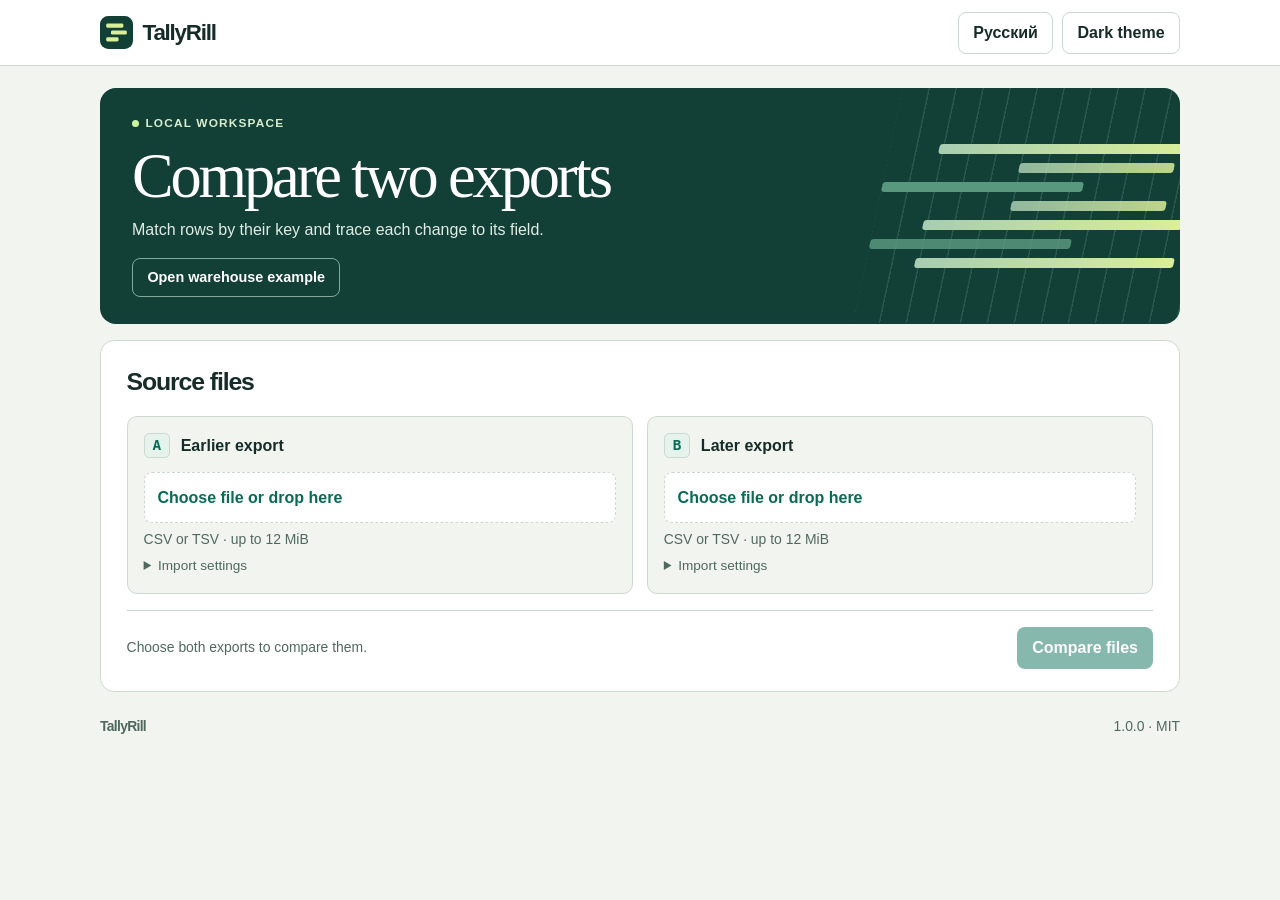
<file: index.html>
<!doctype html>
<html lang="en"><head><meta charset="utf-8"><meta name="viewport" content="width=device-width, initial-scale=1">
<meta http-equiv="Content-Security-Policy" content="default-src 'none'; script-src 'unsafe-inline'; style-src 'unsafe-inline'; img-src data:; worker-src blob:; connect-src 'none'; object-src 'none'; base-uri 'none'; form-action 'none'">
<title>TallyRill · CSV reconciliation</title><link rel="icon" href="[data-uri]"><style>*{box-sizing:border-box}html{color-scheme:light;--back:#f2f4ef;--surface:#fff;--ink:#162c28;--muted:#4f6860;--line:#cdd8d1;--accent:#076c56;--soft:#e6f2ec;--hot:#9a421c;--cold:#165e78;--signal:#eaf8ad;background:var(--back);color:var(--ink);font:100%/1.5 "Inter","Segoe UI",sans-serif}html[data-theme=dark]{color-scheme:dark;--back:#10221e;--surface:#192e28;--ink:#eaf3ed;--muted:#a7bdb3;--line:#385349;--accent:#a9deb8;--soft:#2b483c;--hot:#ffb189;--cold:#91cfe8;--signal:#eaf8ad}body{margin:0}button,input,select{font:inherit;color:inherit}button,select{cursor:pointer}button{transition:background .16s,transform .16s}button:active:enabled{transform:translateY(1px)}button:disabled{opacity:.48;cursor:default}button:focus-visible,input:focus-visible,select:focus-visible,summary:focus-visible,.pick:has(input:focus-visible),#keys label:has(input:focus-visible){outline:3px solid #ce8d23;outline-offset:3px}button,.pick{border-radius:8px;font-weight:600}h1,h2,h3,p{margin:0}h1,h2,h3,.brand{line-height:1.12}h1{font:500 clamp(2.2rem,5vw,3.9rem)/1.06 Georgia,"Times New Roman",serif;letter-spacing:-.05em}h2{font-size:1.55rem;letter-spacing:-.045em}h3{font-size:1rem}.wrap{width:min(1080px,calc(100% - 3rem));margin:auto}header{background:var(--surface);border-bottom:1px solid var(--line)}.bar,.brand,.tools,.sectionhead,.run,.keyline,footer,.mode,.pages{display:flex;align-items:center}.bar{min-height:65px;justify-content:space-between}.brand{gap:.6rem;font-size:1.4rem;font-weight:720;letter-spacing:-.055em}.tools{gap:.55rem}.quiet,.demo,.primary{padding:.5rem .9rem;border:1px solid var(--line);background:var(--surface)}.quiet:hover:enabled,.pick:hover{background:var(--soft)}main.wrap{padding-top:1.4rem}.hero{overflow:hidden;position:relative;isolation:isolate;background:#123f36;color:#fff;border-radius:16px;display:flex;min-height:210px;align-items:center}.heroCopy{position:relative;z-index:1;padding:1.65rem 2rem;width:75%}.mode{gap:.4rem;letter-spacing:.1em;color:#d8edce;font-size:.74rem;text-transform:uppercase;font-weight:650;margin-bottom:.65rem}.dot{background:#ccf5a1;width:7px;height:7px;border-radius:100%}.hero p{color:#e0ede4;margin:.55rem 0 1rem;max-width:43em}.demo{background:transparent;border-color:#83a99c;color:white;font-size:.9rem}.demo:hover{background:#225747}.weave{position:absolute;z-index:-1;right:-2%;top:0;bottom:0;width:30%;background:repeating-linear-gradient(90deg,transparent 0 25px,#58897754 26px 27px);transform:skewX(-12deg);display:flex;flex-direction:column;justify-content:center;gap:9px}.weave i{background:linear-gradient(90deg,#a7cdb1,#dbef98);height:10px;display:block;width:80%;margin-left:15%;border-radius:3px}.weave i:nth-child(2n){width:48%;margin-left:41%;opacity:.85}.weave i:nth-child(3n){width:62%;margin-left:0;background:#58987f}.panel{background:var(--surface);border:1px solid var(--line);border-radius:14px;margin:1rem 0;padding:1.4rem 1.6rem}.sectionhead,.run,footer,.pages{gap:1rem;justify-content:space-between}.sectionhead{min-height:2.3rem;margin-bottom:1rem}.pair{display:grid;grid-template-columns:1fr 1fr;gap:.85rem}.file{min-width:0;border-radius:10px;background:var(--back);border:1px solid var(--line);padding:1rem}.file.over{outline:3px solid var(--accent)}.filetop{display:flex;align-items:center;gap:.65rem}.badge{color:var(--accent);background:var(--soft);border:1px solid var(--line);font:600 .9rem/1.6 monospace;border-radius:5px;padding:0 .5rem}.pick{margin:.85rem 0 .35rem;display:block;background:var(--surface);padding:.8rem;border:1px dashed var(--line);color:var(--accent);cursor:pointer;overflow-wrap:anywhere}.pick input{position:absolute;opacity:0;width:1px;height:1px}.meta,.note,small,footer,.pages span{color:var(--muted);font-size:.87rem}.meta{overflow-wrap:anywhere;min-height:1.4em}.file details{font-size:.85rem;margin-top:.4rem}.file summary{color:var(--muted);cursor:pointer;width:fit-content}.opts,.filters{display:flex;gap:.65rem;flex-wrap:wrap}.opts label,.filters label{display:grid;gap:.25rem;font-size:.85rem;color:var(--muted)}input[type=search],select{background:var(--surface);border:1px solid var(--line);border-radius:6px;padding:.46rem .55rem;min-width:0}.opts{margin:.6rem 0 .2rem}#keybox{margin-top:1rem}.keyline{gap:.75rem;flex-wrap:wrap}#keys{display:flex;flex-wrap:wrap;gap:.45rem;margin-top:.5rem}#keys label{overflow-wrap:anywhere;max-width:100%;cursor:pointer;padding:.3rem .65rem;border:1px solid var(--line);border-radius:7px;display:inline-flex;align-items:center;gap:.4rem}#keys label:has(:checked){color:var(--accent);background:var(--soft);border-color:var(--accent)}input[type=checkbox]{accent-color:var(--accent)}.run{border-top:1px solid var(--line);padding-top:1rem;margin-top:1rem}.primary{background:var(--accent);color:var(--surface);border-color:transparent}#notice{color:var(--muted);overflow-wrap:anywhere}#notice:not(:empty){padding:.5rem .9rem;background:var(--soft);border-left:3px solid var(--accent)}#notice[data-bad=true]{color:var(--hot);border-color:var(--hot)}#stats{display:grid;grid-template-columns:repeat(4,1fr);gap:1px;background:var(--line);border:1px solid var(--line);border-radius:9px;overflow:hidden}.stat{background:var(--back);padding:.65rem 1rem}.stat b{font:500 1.8rem/1.2 Georgia,serif;display:block}.stat span{font-size:.85rem;color:var(--muted)}.filters{margin:1rem 0;align-items:end}.filters label:last-child{flex:1}.entry{border-top:1px solid var(--line);padding:.9rem 0}.entry h3{display:flex;align-items:center;gap:.8rem;overflow-wrap:anywhere;flex-wrap:wrap}.tag{border-radius:4px;border:1px solid var(--line);font:600 .76rem/1.4 "Segoe UI",sans-serif;padding:.1rem .45rem;color:var(--cold)}.tag.added{color:var(--accent)}.tag.removed{color:var(--hot)}table{width:100%;table-layout:fixed;border-collapse:collapse;margin-top:.5rem;text-align:start;font-size:.9rem}td,th{text-align:left;vertical-align:top;padding:.2rem .5rem;overflow-wrap:anywhere;white-space:pre-wrap}th{font-weight:500;font-size:.8rem;color:var(--muted)}td:first-child{font-weight:600}td:nth-child(2){color:var(--muted)}#schema{padding:.55rem;background:var(--soft);margin-top:.7rem;white-space:pre-wrap;overflow-wrap:anywhere}.pages{border-top:1px solid var(--line);padding-top:.7rem}footer{margin:1.5rem auto!important;padding-bottom:1rem}footer b{letter-spacing:-.05em}#result{scroll-margin-top:1rem}[hidden]{display:none!important}@media(max-width:680px){.wrap{width:calc(100% - 1.1rem)}.heroCopy{width:100%;padding:1.3rem}.weave{opacity:.12}.pair{grid-template-columns:1fr}.panel{padding:1rem}.run,.sectionhead{align-items:start;flex-wrap:wrap}.sectionhead h2{flex:1}.keyline{gap:.3rem}.tools{gap:.2rem}.tools button{padding:.45rem .55rem}.stat{padding:.5rem}.stat span{font-size:.78rem}.filters label{width:100%}}@media(prefers-reduced-motion:reduce){*{transition:none!important}}

@media(max-width:440px){#stats{grid-template-columns:repeat(2,minmax(0,1fr))}}
</style></head><body>
<header><div class="wrap bar"><div class="brand"><img alt="" src="[data-uri]" width="33" height="33">TallyRill</div><div class="tools"><button id="lang" class="quiet">Русский</button><button id="theme" class="quiet"></button></div></div></header>
<main class="wrap">
<section class="hero"><div class="heroCopy"><div class="mode"><span class="dot"></span><span data-t="private"></span></div><h1 data-t="heading"></h1><p data-t="intro"></p><button id="sample" class="demo" data-t="sample"></button></div>
<div class="weave" aria-hidden="true"><i></i><i></i><i></i><i></i><i></i><i></i><i></i></div></section>
<section class="panel setup"><div class="sectionhead"><h2 data-t="sources"></h2><button id="reset" class="quiet" data-t="clear" hidden></button></div>
<div class="pair" id="inputs"></div>
<div id="keybox" hidden><div class="keyline"><h3 data-t="keys"></h3><small data-t="keyHint"></small></div><div id="keys"></div></div>
<div class="run"><span class="note" id="hint"></span><button id="run" class="primary" data-t="compare" disabled></button></div>
</section>
<p id="notice" role="status" aria-live="polite"></p>
<section id="result" class="panel" hidden><div class="sectionhead"><h2 data-t="ledger"></h2><button id="export" class="quiet" data-t="export"></button></div>
<div id="stats"></div><p id="schema" hidden></p><div class="filters"><label><span data-t="filter"></span><select id="filter"></select></label><label><span data-t="search"></span><input type="search" id="search"></label></div>
<div id="entries"></div><nav class="pages"><button id="prev" class="quiet" data-t="prev"></button><span id="pageinfo"></span><button id="next" class="quiet" data-t="next"></button></nav></section>
</main><footer class="wrap"><b>TallyRill</b><span>1.0.0 · MIT</span></footer>
<script type="text/plain" id="worker">"use strict";

class DataError extends Error {
  constructor(code, ...args) {
    super(code);
    this.args = args;
  }
}
function fail(code, ...args) { throw new DataError(code, ...args); }
const limits = {bytes: 12 * 1024 * 1024, cells: 500000, columns: 256};

function decode(buffer, encoding) {
  const bytes = new Uint8Array(buffer);
  if (bytes.length > limits.bytes) fail("fileSize");
  if (encoding === "auto") {
    encoding = bytes[0] === 255 && bytes[1] === 254 ? "utf-16le"
      : bytes[0] === 254 && bytes[1] === 255 ? "utf-16be" : "utf-8";
  }
  let value;
  try { value = new TextDecoder(encoding, {fatal:true}).decode(bytes); }
  catch { fail("encoding"); }
  if (value.includes("\0")) fail("binary");
  return {value, encoding};
}

function delimiter(text) {
  const counts = new Map([[",",0], [";",0], ["\t",0]]);
  let quoted = false;
  for (const c of text) {
    if (c === '"') quoted = !quoted;
    if (quoted) continue;
    if (c === "\n" || c === "\r") break;
    if (counts.has(c)) counts.set(c, counts.get(c) + 1);
  }
  return [...counts].sort((a,b) => b[1]-a[1])[0][0];
}

function parse(input, choice = "auto") {
  const text = input.replace(/^\uFEFF/, "");
  const sep = choice === "auto" ? delimiter(text) : choice;
  const rows = [];
  let headers, fields = [], value = "", quoted = false, closed = false, touched = false, cells = 0;
  function pushField() {
    if (++cells > limits.cells || fields.length >= limits.columns) fail("cellLimit");
    fields.push(value);
    value = "";
    closed = false;
  }
  function endRecord() {
    if (!touched) return;
    pushField();
    if (!headers) {
      if (fields.some(h => !h.trim()) || new Set(fields).size !== fields.length) fail("header");
      headers = fields;
    } else {
      if (fields.length !== headers.length) fail("width", rows.length + 2, fields.length, headers.length);
      rows.push(fields);
    }
    fields = [];
    touched = false;
  }
  for (let i=0; i<text.length; i++) {
    const c = text[i];
    if (quoted) {
      if (c !== '"') value += c;
      else if (text[i+1] === '"') { value += c; i++; }
      else { quoted = false; closed = true; }
    } else if (c === "\r" || c === "\n") {
      endRecord();
      if (c === "\r" && text[i+1] === "\n") i++;
    } else if (c === sep) {
      touched = true;
      pushField();
    } else {
      touched = true;
      if (closed || (c === '"' && value.length)) fail("quote", rows.length + (headers ? 2 : 1));
      if (c === '"') quoted = true;
      else value += c;
    }
  }
  if (quoted) fail("quote", rows.length + (headers ? 2 : 1));
  endRecord();
  if (!headers) fail("empty");
  return {headers, rows, sep};
}

function indexTable(table, keys, side) {
  const cols = keys.map(k => table.headers.indexOf(k));
  const map = new Map();
  for (const [i, row] of table.rows.entries()) {
    const parts = cols.map(c => row[c]);
    if (parts.some(s => !s.trim())) fail("blankKey", side, i+2);
    const key = JSON.stringify(parts);
    if (map.has(key)) fail("dupKey", side, map.get(key)+2, i+2);
    map.set(key, i);
  }
  return map;
}

function compare(a, b, keys) {
  if (!keys.length || keys.some(k => !a.headers.includes(k) || !b.headers.includes(k))) fail("key");
  const left = indexTable(a, keys, "A"), right = indexTable(b, keys, "B");
  const all = [...new Set([...a.headers, ...b.headers])];
  const cols = all.map(h => ({h, x:a.headers.indexOf(h), y:b.headers.indexOf(h)}));
  const common = cols.filter(c => c.x >= 0 && c.y >= 0 && !keys.includes(c.h));
  const schema = cols.filter(c => c.x < 0 || c.y < 0);
  const records = [], counts = {changed:0, added:0, removed:0, same:0};
  const add = (key, status, x, y) => { counts[status]++; records.push({key, status, x, y}); };
  for (const [key, x] of left) {
    const y = right.get(key);
    if (y === undefined) add(key, "removed", x, null);
    else if (common.some(c => a.rows[x][c.x] !== b.rows[y][c.y])) add(key,"changed",x,y);
    else counts.same++;
  }
  for (const [key, y] of right) if (!left.has(key)) add(key, "added", null, y);
  return {records, counts, schema, cols, common, a, b};
}

function* details(diff, row) {
  const changed = row.status === "changed";
  for (const {h,x,y} of changed ? diff.common : diff.cols) {
    const before = row.x === null || x < 0 ? null : diff.a.rows[row.x][x];
    const after = row.y === null || y < 0 ? null : diff.b.rows[row.y][y];
    if (before !== after) yield [h, before, after];
  }
}
function query(diff, status, needle) {
  const s = needle.trim().toLowerCase();
  return diff.records.filter(r => {
    if (status !== "all" && status !== r.status) return false;
    if (!s || JSON.parse(r.key).some(k => k.toLowerCase().includes(s))) return true;
    for (const cells of details(diff,r)) if (cells.some(v => v !== null && v.toLowerCase().includes(s))) return true;
    return false;
  });
}
function csvCell(v) {
  let s = v ?? "";
  if (/^[\s\uFEFF]*[=+\-@\uFF1D\uFF0B\uFF0D\uFF20]/u.test(s) || /^[\t\r\n]/.test(s)) s = "'" + s;
  return '"' + s.replaceAll('"','""') + '"';
}
function exportCSV(diff, keys) {
  let length = 0;
  const chunks = [];
  function append(cells) {
    const line = cells.map(csvCell).join(",") + "\r\n";
    length += line.length;
    if (length > 24 * 1024 * 1024) fail("exportLimit");
    chunks.push(line);
  }
  append(["status", ...keys.map(k=>"key:"+k), "field", "before", "after"]);
  for (const c of diff.schema) append([c.x < 0 ? "column_added" : "column_removed", ...keys.map(()=>""), c.h,"",""]);
  for (const r of diff.records) {
    const parts = JSON.parse(r.key);
    for (const triple of details(diff,r)) append([r.status,...parts,...triple]);
  }
  return new Blob(["\uFEFF", ...chunks],{type:"text/csv;charset=utf-8"});
}
if (typeof module !== "undefined") module.exports = {decode, parse, compare, details, query, exportCSV};

let tables = [], diff, keys, lastFilter, matches;
onmessage = async ({data}) => {
  try {
    if (data.op === "load") {
      diff = null;
      tables = [];
      for (const [i,file] of data.files.entries()) {
        if (!file) { tables.push(null); continue; }
        try {
          if (file.size > limits.bytes) fail("fileSize");
          const {value,encoding} = decode(await file.arrayBuffer(), data.enc[i]);
          const table = parse(value, data.sep[i]);
          table.encoding = encoding;
          tables.push(table);
        } catch(e) { e.side = i ? "B" : "A"; throw e; }
      }
      const meta = tables.map(t => t && ({headers:t.headers, count:t.rows.length, encoding:t.encoding, sep:t.sep}));
      postMessage({op:"loaded", meta});
    } else if (data.op === "compare") {
      diff = null;
      keys = data.keys;
      diff = compare(...tables, keys);
      lastFilter = null;
      postMessage({op:"compared", counts:diff.counts, schema:diff.schema});
    } else if (data.op === "page") {
      const f = JSON.stringify([data.status,data.search]);
      if (lastFilter !== f) { matches = query(diff,data.status,data.search); lastFilter = f; }
      const rows = matches.slice(data.start,data.start + 12).map(r => ({
        key:JSON.parse(r.key), status:r.status, cells:[...details(diff,r)]
      }));
      postMessage({op:"page", seq:data.seq, rows, total:matches.length, start:data.start});
    } else if (data.op === "export") postMessage({op:"export", blob:exportCSV(diff,keys)});
  } catch(e) {
    postMessage({op:"error", action:data.op, code:e instanceof DataError ? e.message : "unexpected", args:e.args || [], side:e.side});
  }
};
</script><script>const samples = ["SKU,Depot,Item,Stock,Price\nCL-101,North,Porcelain pour-over,18,34.00\nCL-101,South,Porcelain pour-over,12,34.00\nGL-204,North,Ripple tumbler,48,14.50\nTX-310,South,\"Linen napkins, set of 2\",24,19.00\nWD-417,North,Ash serving board,9,42.00\nMT-522,South,Brushed steel scoop,27,12.00\nCL-638,North,Ochre bud vase,7,26.00\nTX-709,South,Indigo tea towel,32,16.50\n", "SKU,Depot,Item,Stock,Price\nTX-310,South,\"Linen napkins, set of 2\",24,19.00\nCL-101,South,Porcelain pour-over,12,34.00\nTX-709,South,Indigo tea towel,32,16.50\nCL-101,North,Porcelain pour-over,15,36.00\nGL-204,North,Ripple tumbler,43,14.50\nMT-522,South,Brushed steel scoop,27,12.00\nWD-417,North,Ash serving board,9,39.00\nGL-812,South,Smoke glass carafe,11,38.00\n"];</script><script>const labels = {
private:["Local workspace","Локальное рабочее место"],heading:["Compare two exports","Сверка двух выгрузок"],intro:["Match rows by their key and trace each change to its field.","Сопоставьте строки по ключу и проверьте, в каких полях изменились значения."],sample:["Open warehouse example","Открыть складской пример"],sources:["Source files","Исходные файлы"],clear:["Clear workspace","Очистить"],before:["Earlier export","Предыдущая выгрузка"],after:["Later export","Новая выгрузка"],pick:["Choose file or drop here","Выберите или перетащите файл"],filetype:["CSV or TSV · up to 12 MiB","CSV или TSV · до 12 МиБ"],settings:["Import settings","Настройки чтения"],enc:["Encoding","Кодировка"],sep:["Delimiter","Разделитель"],auto:["Automatic","Автоматически"],comma:["Comma","Запятая"],semi:["Semicolon","Точка с запятой"],tab:["Tab","Табуляция"],keys:["Row key","Ключ строки"],keyHint:["Choose columns that identify one row together.","Выберите столбцы, сочетание которых однозначно определяет строку."],compare:["Compare files","Сравнить файлы"],chooseBoth:["Choose both exports to compare them.","Для сверки выберите обе выгрузки."],keyReady:["Values are compared as exact text.","Значения сравниваются как точный текст."],ledger:["Change ledger","Журнал изменений"],export:["Export full CSV","Скачать полный CSV"],filter:["Show","Показать"],search:["Search keys, fields and values","Поиск по ключам, полям и значениям"],prev:["Previous","Назад"],next:["Next","Далее"],all:["All changes","Все изменения"],changed:["Changed","Изменены"],added:["Added","Добавлены"],removed:["Removed","Удалены"],same:["Unchanged","Без изменений"],light:["Light theme","Светлая тема"],dark:["Dark theme","Тёмная тема"],rows:["rows","строк"],cols:["columns","столбцов"],loading:["Reading files…","Чтение файлов…"],working:["Comparing rows…","Сопоставление строк…"],finished:["Comparison complete.","Сверка завершена."],sampleDone:["Warehouse example loaded. The key is SKU + Depot.","Открыт складской пример. Ключ — SKU + Depot."],fileSize:["This file exceeds 12 MiB.","Размер файла превышает 12 МиБ."],encoding:["Cannot decode the file. Choose its encoding in Import settings.","Не удалось прочитать текст. Выберите кодировку в настройках чтения."],binary:["Found binary data. Check the encoding or export the sheet as CSV.","Обнаружены двоичные данные. Проверьте кодировку или сохраните лист как CSV."],header:["Each column needs a unique, non-empty header.","У каждого столбца должно быть уникальное непустое название."],cellLimit:["Limit exceeded. Use up to 500,000 cells and 256 columns per file.","Предел на файл — 500 000 ячеек и 256 столбцов."],width:["Record {0} has {1} fields. Expected {2}. Check the delimiter.","В записи {0} полей: {1}. Ожидалось {2}. Проверьте разделитель."],quote:["Invalid quotation marks in record {0}.","Некорректные кавычки в записи {0}."],empty:["This file has no header.","В файле отсутствует заголовок."],key:["Choose at least one shared key column.","Выберите хотя бы один общий столбец ключа."],noCommon:["No shared column names. Check headers and import settings.","Общих названий столбцов нет. Проверьте заголовки и настройки чтения."],dupKey:["{0}: records {1} and {2} share a key. Add a key column or correct the export.","{0}: в записях {1} и {2} совпадает ключ. Добавьте столбец в ключ или исправьте выгрузку."],blankKey:["{0}: record {1} contains an empty key. Check the export or choose other columns.","{0}: в записи {1} пустая часть ключа. Проверьте выгрузку или выберите другие столбцы."],unexpected:["The operation failed. Check the file and try again.","Операция не удалась. Проверьте файл и повторите."],exportLimit:["This report is too large to export at once. Split the sources by key.","Отчёт слишком велик для экспорта. Разделите исходные файлы по ключу."],download:["CSV report prepared for download.","CSV-отчёт подготовлен к скачиванию."],field:["Field","Поле"],old:["Before","Было"],new:["After","Стало"],blank:["(empty)","(пусто)"],absent:["—","—"],noMatch:["No changes match these filters.","По выбранным условиям изменений нет."],identical:["All matched rows have the same values in their shared columns.","В общих столбцах всех сопоставленных строк значения совпадают."],schemaPlus:["Added columns","Добавлены столбцы"],schemaMinus:["Removed columns","Удалены столбцы"],of:["of","из"],preparing:["Preparing CSV…","Подготовка CSV…"],blocked:["Action unavailable","Действие недоступно"]
};
</script><script>"use strict";
const $ = id => document.getElementById(id);
const make = (tag, value, cls) => {
  const el = document.createElement(tag);
  if (value !== undefined) el.textContent = value;
  if (cls) el.className = cls;
  return el;
};
function preference(k, value) {
  try {
    if (value === undefined) return localStorage.getItem("tallyrill-"+k);
    localStorage.setItem("tallyrill-"+k,value);
  } catch { /* Storage is optional in local HTML. */ }
}
let lang = preference("lang") || (navigator.language.startsWith("ru") ? "ru" : "en");
let theme = preference("theme") || (matchMedia("(prefers-color-scheme:dark)").matches ? "dark" : "light");
const t = k => labels[k][lang === "ru" ? 1 : 0];
const files=[null,null], enc=["auto","auto"], sep=["auto","auto"];
let meta=[], keys=[], worker, sample=false, autoRun=false, busy=false, report, page, seq=0, timer;
let message="", args=[], side="", bad=false;
const workerURL=URL.createObjectURL(new Blob([$("worker").textContent],{type:"text/javascript"}));

function notice(code="", values=[], prefix="", error=false) {
  message=code; args=values; side=prefix; bad=error;
  $("notice").dataset.bad=error;
  $("notice").textContent = code ? (prefix ? prefix+" · " : "") + t(code).replace(/\{(\d+)\}/g,(_,i)=>values[i]) : "";
}
function dropReport() {
  clearTimeout(timer);
  report=null; page=null; seq++;
  $("entries").replaceChildren();
  $("result").hidden=true;
  $("search").value="";
  $("filter").value="all";
}
function selectOptions(select, items, current) {
  select.replaceChildren(...items.map(([value,label])=>new Option(label,value,false,value===current)));
}
function drawFile(i) {
  const el=make("div",undefined,"file");
  const top=make("div",undefined,"filetop");
  top.append(make("b","AB"[i],"badge"),make("h3",t(i?"after":"before")));
  const pick=make("label",files[i]?.name || t("pick"),"pick");
  const input=make("input");
  input.type="file"; input.id="file"+i; input.accept=".csv,.tsv,.txt";
  input.setAttribute("aria-label",t(i?"after":"before"));
  const take=file=>{
    if (!file) return;
    files[i]=file; sample=false; autoRun=false; reload();
  };
  input.onchange=()=>take(input.files[0]); pick.append(input);
  el.ondragover=e=>{e.preventDefault();el.classList.add("over");};
  el.ondragleave=()=>el.classList.remove("over");
  el.ondrop=e=>{e.preventDefault();el.classList.remove("over");take(e.dataTransfer.files[0]);};
  const info=meta[i];
  const summary=info ? info.count+" "+t("rows")+" · "+info.headers.length+" "+t("cols")+" · "+info.encoding.toUpperCase() : t("filetype");
  const details=make("details");details.open=Boolean(document.querySelectorAll(".file details")[i]?.open);
  details.append(make("summary",t("settings")));
  const options=make("div",undefined,"opts");
  for (const [name,model,items] of [
    ["enc",enc,[["auto",t("auto")],["utf-8","UTF-8"],["windows-1251","Windows-1251"],["utf-16le","UTF-16 LE"],["utf-16be","UTF-16 BE"]]],
    ["sep",sep,[["auto",t("auto")],[",",t("comma")],[";",t("semi")],["\t",t("tab")]]]
  ]) {
    const label=make("label",t(name)), select=make("select");
    select.id=name+i; selectOptions(select,items,model[i]);
    select.onchange=()=>{model[i]=select.value; autoRun=false;reload();};
    label.append(select);options.append(label);
  }
  details.append(options);el.append(top,pick,make("p",summary,"meta"),details);
  return el;
}
function common() {return meta[0] && meta[1] ? meta[0].headers.filter(h=>meta[1].headers.includes(h)) : [];}
function updateRun() {
  $("run").disabled=busy || !keys.length || !common().length;
  $("hint").textContent=t(meta.every(Boolean) && meta.length===2 ? (common().length ? "keyReady":"noCommon") : "chooseBoth");
}
function drawInputs() {
  $("inputs").replaceChildren(drawFile(0),drawFile(1));
  $("reset").hidden=!files.some(Boolean);
  const cols=common();
  $("keybox").hidden=!cols.length;
  $("keys").replaceChildren(...cols.map(c=>{
    const label=make("label");const input=make("input");input.type="checkbox";input.value=c;input.checked=keys.includes(c);
    input.onchange=()=>{
      sample=false; dropReport(); keys=cols.filter(h=>[...$("keys").querySelectorAll(":checked")].some(box=>box.value===h));
      notice();updateRun();
    };
    input.disabled=busy;
    label.append(input,document.createTextNode(c));return label;
  }));
  updateRun();
}
function drawReport() {
  if (!report) return;
  $("result").hidden=false;
  $("stats").replaceChildren(...["changed","added","removed","same"].map(k=>{
    const stat=make("div",undefined,"stat");stat.append(make("b",report.counts[k]),make("span",t(k)));return stat;
  }));
  const schema=report.schema;
  $("schema").hidden=!schema.length;
  $("schema").textContent=[["schemaPlus",schema.filter(c=>c.x<0)],["schemaMinus",schema.filter(c=>c.y<0)]]
    .filter(([,v])=>v.length).map(([k,v])=>t(k)+" · "+v.map(c=>c.h).join(", ")).join("\n");
  if (!page) return;
  const entries=page.rows.map(row=>{
    const article=make("article",undefined,"entry"),head=make("h3");
    head.append(make("span",row.key.join(" / ")),make("span",t(row.status),"tag "+row.status));
    const table=make("table"), tr=table.createTHead().insertRow();
    for(const k of ["field","old","new"]) tr.append(make("th",t(k)));
    const body=table.createTBody();
    for(const cells of row.cells){
      const line=body.insertRow();
      for(const v of cells) line.insertCell().textContent=v===null?t("absent"):v===""?t("blank"):v;
    }
    article.append(head,table);return article;
  });
  if (!entries.length) entries.push(make("p",t(Object.keys(report.counts).filter(k=>k!=="same").every(k=>!report.counts[k])?"identical":"noMatch"),"entry"));
  $("entries").replaceChildren(...entries);
  $("prev").disabled=page.start===0; $("next").disabled=page.start+12>=page.total;
  $("pageinfo").textContent=page.total ? (page.start+1)+"–"+Math.min(page.total,page.start+12)+" "+t("of")+" "+page.total : "0";
}
function localize() {
  document.documentElement.lang=lang;
  document.title="TallyRill · "+t("heading");
  document.documentElement.dataset.theme=theme;
  $("lang").textContent=lang==="ru"?"English":"Русский";
  $("theme").textContent=t(theme==="dark"?"light":"dark");
  document.querySelectorAll("[data-t]").forEach(el=>el.textContent=t(el.dataset.t));
  selectOptions($("filter"),["all","changed","added","removed"].map(k=>[k,t(k)]),$("filter").value || "all");
  drawInputs();drawReport();notice(message,args,side,bad);
}
function pageAt(start=0) {
  if (report) worker.postMessage({op:"page", seq:++seq, start, status:$("filter").value, search:$("search").value});
}
function run() {
  if ($("run").disabled) return;
  dropReport();busy=true;drawInputs();notice("working");
  worker.postMessage({op:"compare", keys});
}
function reload() {
  worker?.terminate();busy=files.some(Boolean);dropReport();meta=[];drawInputs();
  notice(busy?"loading":"");
  if (!busy) return;
  worker=new Worker(workerURL);
  worker.onerror=()=>{busy=false;drawInputs(); notice("unexpected",[],"",true);};
  worker.onmessage=({data:d})=>{
    if(d.op==="loaded"){
      meta=d.meta;const cols=common();
      keys=keys.filter(k=>cols.includes(k));
      if(!keys.length && cols.length) keys=[cols[0]];
      busy=false;notice();drawInputs();
      if(autoRun){autoRun=false;run();}
    } else if (d.op==="compared"){
      busy=false;report=d;page=null;drawInputs();drawReport();pageAt();notice(sample?"sampleDone":"finished");
      $("result").scrollIntoView({block:"start"});
    } else if(d.op==="page" && d.seq===seq && report){page=d;drawReport();}
    else if(d.op==="export"){
      $("export").disabled=false;
      const url=URL.createObjectURL(d.blob),a=make("a");a.href=url;a.download="TallyRill-changes.csv";a.click();
      setTimeout(()=>URL.revokeObjectURL(url),60000);notice("download");
    } else if(d.op==="error"){
      busy=false;autoRun=false;$("export").disabled=false;drawInputs();notice(d.code,d.args,d.side,true);
    }
  };
  $("export").disabled=false;
  worker.postMessage({op:"load",files,enc,sep});
}
$("run").onclick=run;
$("reset").onclick=()=>{files.fill(null);enc.fill("auto");sep.fill("auto");keys=[];sample=false;autoRun=false;reload();};
$("sample").onclick=()=>{
  for(const [i,csv] of samples.entries()) files[i]=new File([csv],i?"catalog-after.csv":"catalog-before.csv",{type:"text/csv"});
  enc.fill("auto");sep.fill("auto");keys=["SKU","Depot"];sample=true;autoRun=true;reload();
};
$("filter").onchange=()=>pageAt();
$("search").oninput=()=>{clearTimeout(timer);timer=setTimeout(()=>pageAt(),120);};
$("prev").onclick=()=>pageAt(Math.max(0,page.start-12));
$("next").onclick=()=>pageAt(page.start+12);
$("export").onclick=()=>{$("export").disabled=true;notice("preparing");worker.postMessage({op:"export"});};
$("lang").onclick=()=>{lang=lang==="ru"?"en":"ru";preference("lang",lang);localize();};
$("theme").onclick=()=>{theme=theme==="dark"?"light":"dark";preference("theme",theme);localize();};
localize();
</script></body></html>
</file>
